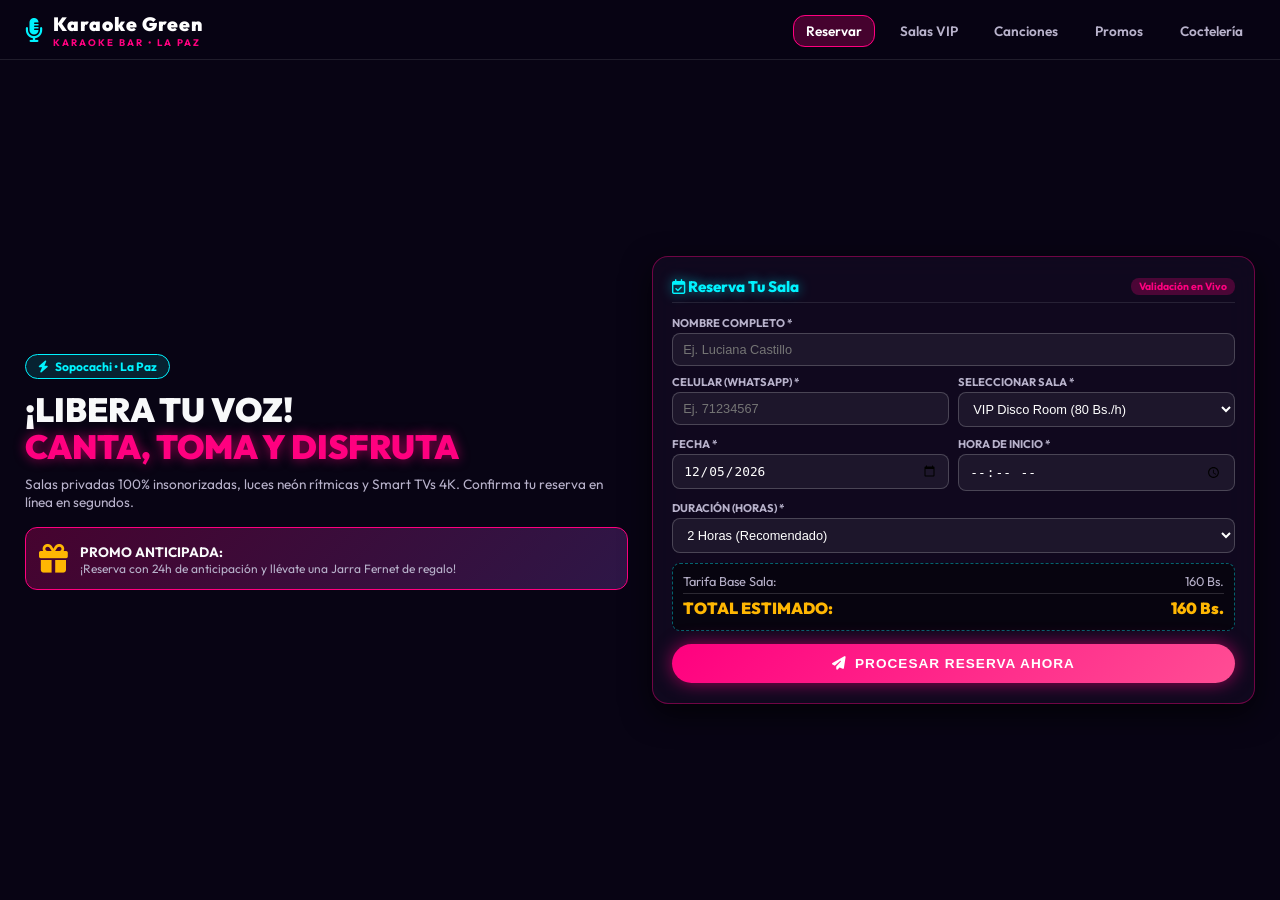
<file: index.html>
<!DOCTYPE html>
<html lang="es">
<head>
  <meta charset="UTF-8">
  <meta name="viewport" content="width=device-width, initial-scale=1.0">
  <title>Karaoke Green - Reserva</title>
  
  <link rel="preconnect" href="https://fonts.googleapis.com">
  <link rel="preconnect" href="https://fonts.gstatic.com" crossorigin>
  <link href="https://fonts.googleapis.com/css2?family=Outfit:wght@400;600;700;800;900&display=swap" rel="stylesheet">
  <link rel="stylesheet" href="https://cdnjs.cloudflare.com/ajax/libs/font-awesome/6.4.0/css/all.min.css">
  
  <!-- Enlace corregido al nombre de tu archivo CSS -->
  <link rel="stylesheet" href="karaoke.css">
</head>
<body>

  <div class="toast-alert" id="toastAlert"></div>

  <!-- Navbar con enlaces Href a otras páginas físicas -->
  <nav class="navbar">
    <a href="index.html" class="brand">
      <i class="fa-solid fa-microphone-lines"></i>
      <div>
        <div class="brand-name"> Karaoke Green</div>
        <div class="brand-tag">KARAOKE BAR • LA PAZ</div>
      </div>
    </a>
    
    <ul class="nav-menu">
      <li><a href="index.html" class="nav-link nav-pill">Reservar</a></li>
      <li><a href="salas.html" class="nav-link">Salas VIP</a></li>
      <li><a href="canciones.html" class="nav-link">Canciones</a></li>
      <li><a href="promos.html" class="nav-link">Promos</a></li>
      <li><a href="cocteles.html" class="nav-link">Coctelería</a></li>
    </ul>
  </nav>

  <div class="app-viewport">
    <div class="view-screen active">
      <div class="hero-grid">
        
        <div class="hero-content">
          <div class="hero-badge"><i class="fa-solid fa-bolt"></i> Sopocachi • La Paz</div>
          <h1 class="hero-title">
            ¡Libera Tu Voz! <br>
            <span class="neon-text-pink">Canta, Toma y Disfruta</span>
          </h1>
          <p class="hero-description">
            Salas privadas 100% insonorizadas, luces neón rítmicas y Smart TVs 4K. Confirma tu reserva en línea en segundos.
          </p>

          <div class="promo-banner-hero">
            <i class="fa-solid fa-gift"></i>
            <div>
              <strong style="font-size: 0.85rem;">PROMO ANTICIPADA:</strong>
              <p style="font-size: 0.75rem; color: var(--text-muted);">¡Reserva con 24h de anticipación y llévate una Jarra Fernet de regalo!</p>
            </div>
          </div>
        </div>

        <div class="glass-panel booking-card">
          <div class="form-header">
            <span class="neon-text-cyan" style="font-weight: 800; font-size: 0.95rem;">
              <i class="fa-regular fa-calendar-check"></i> Reserva Tu Sala
            </span>
            <span class="badge-live">Validación en Vivo</span>
          </div>

          <form id="bookingForm">
            <div class="form-grid">
              <div class="form-group full">
                <label for="inputName">Nombre Completo *</label>
                <input type="text" id="inputName" class="form-control" placeholder="Ej. Luciana Castillo" required>
              </div>

              <div class="form-group">
                <label for="inputPhone">Celular (WhatsApp) *</label>
                <input type="tel" id="inputPhone" class="form-control" placeholder="Ej. 71234567" required>
              </div>

              <div class="form-group">
                <label for="selectRoom">Seleccionar Sala *</label>
                <select id="selectRoom" class="form-control">
                  <option value="80">VIP Disco Room (80 Bs./h)</option>
                  <option value="60">Rock Legends (60 Bs./h)</option>
                  <option value="100">Cyberpop Room (100 Bs./h)</option>
                  <option value="50">Indie Lounge (50 Bs./h)</option>
                </select>
              </div>

              <div class="form-group">
                <label for="inputDate">Fecha *</label>
                <input type="date" id="inputDate" class="form-control" required>
              </div>

              <div class="form-group">
                <label for="inputTime">Hora de Inicio *</label>
                <input type="time" id="inputTime" class="form-control" required>
              </div>

              <div class="form-group full">
                <label for="selectHours">Duración (Horas) *</label>
                <select id="selectHours" class="form-control">
                  <option value="1">1 Hora</option>
                  <option value="2" selected>2 Horas (Recomendado)</option>
                  <option value="3">3 Horas</option>
                </select>
              </div>
            </div>

            <div class="calculator-breakdown">
              <div class="calc-row"><span>Tarifa Base Sala:</span> <span id="calcRoomTotal">160 Bs.</span></div>
              <div class="calc-row total"><span>TOTAL ESTIMADO:</span> <span id="calcGrandTotal">160 Bs.</span></div>
            </div>

            <button type="submit" class="btn-neon" style="width: 100%; margin-top: 4px; padding: 12px;">
              <i class="fa-solid fa-paper-plane"></i> Procesar Reserva Ahora
            </button>
          </form>
        </div>

      </div>
    </div>
  </div>

  <!-- Modal con Temporizador de 10 Segundos -->
  <div class="modal-overlay" id="confirmModal">
    <div class="glass-panel modal-box">
      <h3 class="neon-text-pink"><i class="fa-solid fa-circle-question"></i> ¿Estás seguro?</h3>
      <p style="font-size: 0.8rem; color: var(--text-muted); margin-top: 4px;">
        ¿Deseas confirmar la reserva con los siguientes datos?
      </p>
      
      <div class="timer-display" id="timerDisplay">10s</div>

      <div class="summary-box">
        <p><strong>Cliente:</strong> <span id="summaryName"></span></p>
        <p><strong>WhatsApp:</strong> <span id="summaryPhone"></span></p>
        <p><strong>Fecha/Hora:</strong> <span id="summaryDateTime"></span></p>
        <p style="margin-top:4px;"><strong>Monto Total:</strong> <span id="summaryTotal" style="color:var(--neon-gold); font-weight:800;"></span></p>
      </div>

      <div style="display: flex; gap: 8px;">
        <button class="btn-neon btn-back" style="flex:1;" id="btnCancelModal">Cancelar</button>
        <button class="btn-neon btn-cyan" style="flex:1;" id="btnConfirmModal">Sí, Confirmar</button>
      </div>
    </div>
  </div>
<!-- Asegúrate de tener estas dos líneas al final de cocteles.html -->
  <script src="https://code.jquery.com/jquery-3.7.1.min.js"></script>
  <script src="karaoke.js"></script>
</body>
</html>
</file>
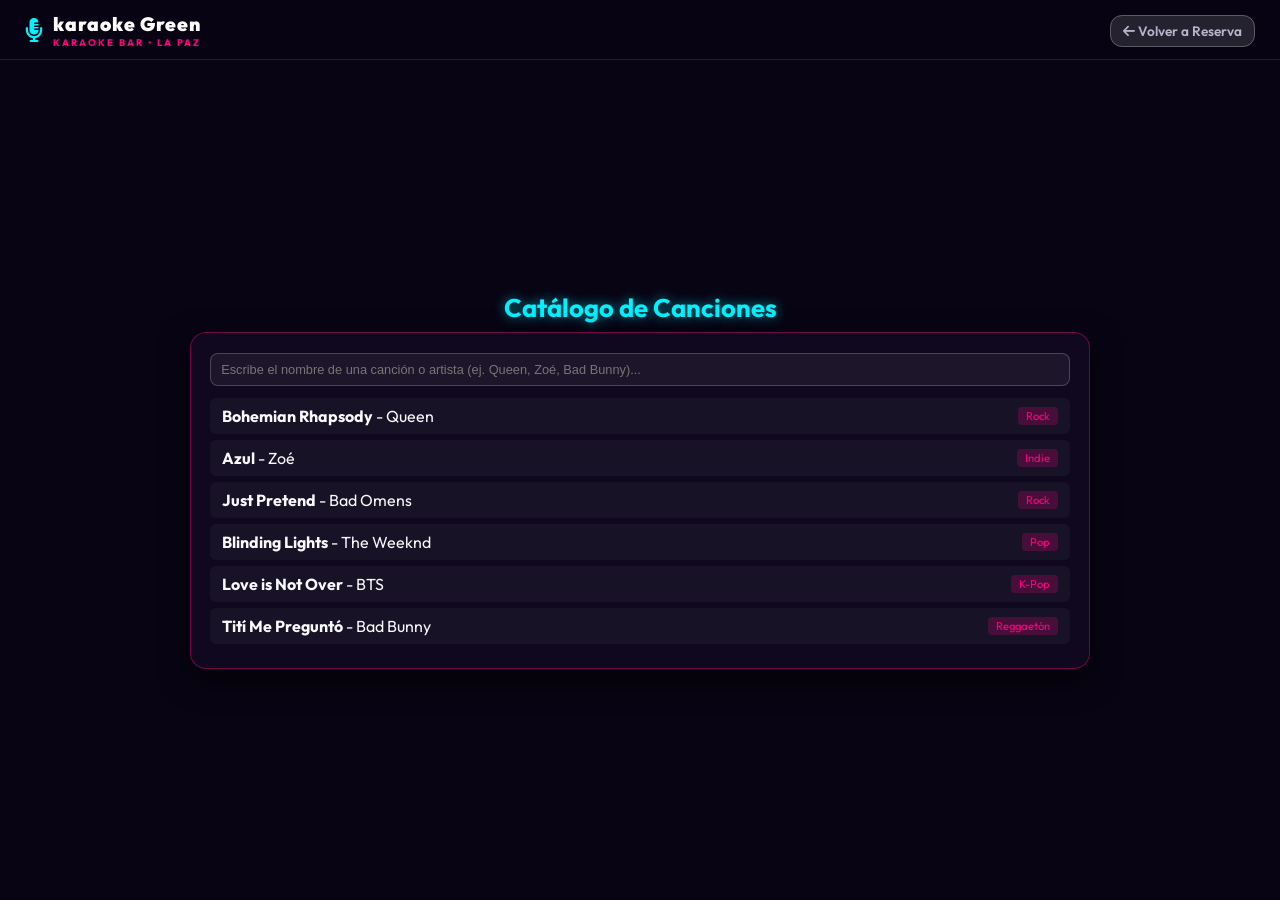
<file: canciones.html>
<!DOCTYPE html>
<html lang="es">
<head>
  <meta charset="UTF-8">
  <meta name="viewport" content="width=device-width, initial-scale=1.0">
  <title>Karaoke Green - Canciones</title>
  <link rel="preconnect" href="https://fonts.googleapis.com">
  <link rel="preconnect" href="https://fonts.gstatic.com" crossorigin>
  <link href="https://fonts.googleapis.com/css2?family=Outfit:wght@400;600;700;800;900&display=swap" rel="stylesheet">
  <link rel="stylesheet" href="https://cdnjs.cloudflare.com/ajax/libs/font-awesome/6.4.0/css/all.min.css">
  <link rel="stylesheet" href="karaoke.css">
</head>
<body>

  <nav class="navbar">
    <a href="index.html" class="brand">
      <i class="fa-solid fa-microphone-lines"></i>
      <div>
        <div class="brand-name">karaoke Green</div>
        <div class="brand-tag">KARAOKE BAR • LA PAZ</div>
      </div>
    </a>
    <ul class="nav-menu">
      <li><a href="index.html" class="nav-link btn-back"><i class="fa-solid fa-arrow-left"></i> Volver a Reserva</a></li>
    </ul>
  </nav>

  <div class="app-viewport">
    <div class="screen-container">
      <h2 class="neon-text-cyan" style="text-align: center; font-size: 1.6rem; margin-bottom: 0.5rem;">Catálogo de Canciones</h2>
      <div class="glass-panel" style="padding: 1.2rem;">
        <input type="text" id="songSearch" class="form-control" placeholder="Escribe el nombre de una canción o artista (ej. Queen, Zoé, Bad Bunny)..." style="margin-bottom: 0.8rem;">
        <div id="songList" class="song-list-box"></div>
      </div>
    </div>
  </div>

  <script src="https://code.jquery.com/jquery-3.7.1.min.js"></script>
  <script src="karaoke.js"></script>
</body>
</html>
</file>
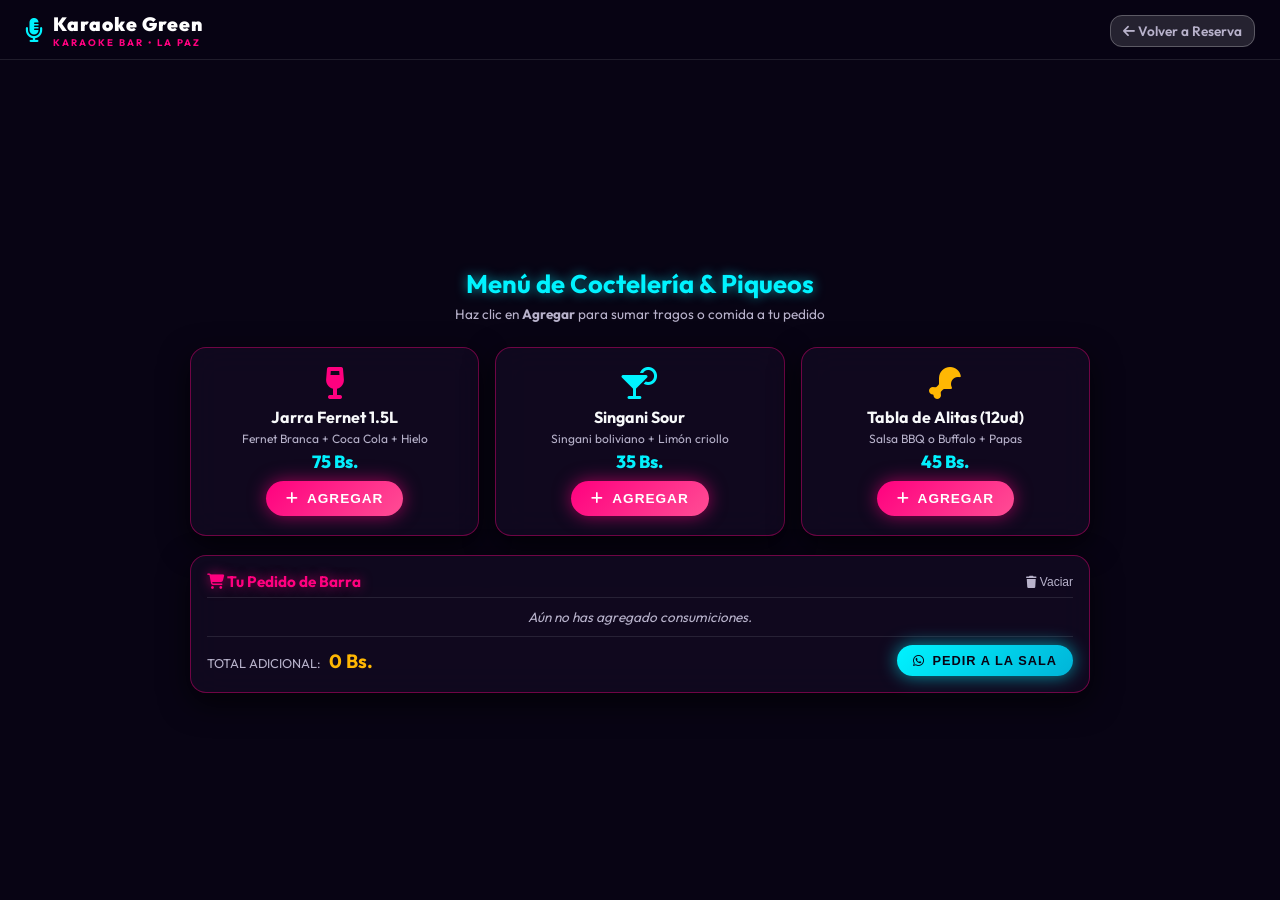
<file: cocteles.html>
<!DOCTYPE html>
<html lang="es">
<head>
  <meta charset="UTF-8">
  <meta name="viewport" content="width=device-width, initial-scale=1.0">
  <title>Karaoke Green - Coctelería & Piqueos</title>
  <link rel="preconnect" href="https://fonts.googleapis.com">
  <link rel="preconnect" href="https://fonts.gstatic.com" crossorigin>
  <link href="https://fonts.googleapis.com/css2?family=Outfit:wght@400;600;700;800;900&display=swap" rel="stylesheet">
  <link rel="stylesheet" href="https://cdnjs.cloudflare.com/ajax/libs/font-awesome/6.4.0/css/all.min.css">
  <link rel="stylesheet" href="karaoke.css">
</head>
<body>

  <!-- Mensaje de notificación Toast -->
  <div class="toast-alert" id="toastAlert"></div>

  <!-- Navbar -->
  <nav class="navbar">
    <a href="index.html" class="brand">
      <i class="fa-solid fa-microphone-lines"></i>
      <div>
        <div class="brand-name">Karaoke Green</div>
        <div class="brand-tag">KARAOKE BAR • LA PAZ</div>
      </div>
    </a>
    <ul class="nav-menu">
      <li><a href="index.html" class="nav-link btn-back"><i class="fa-solid fa-arrow-left"></i> Volver a Reserva</a></li>
    </ul>
  </nav>

  <div class="app-viewport">
    <div class="screen-container">
      <h2 class="neon-text-cyan" style="text-align: center; font-size: 1.6rem; margin-bottom: 0.3rem;">Menú de Coctelería & Piqueos</h2>
      <p style="text-align: center; color: var(--text-muted); font-size: 0.85rem; margin-bottom: 1rem;">Haz clic en <strong>Agregar</strong> para sumar tragos o comida a tu pedido</p>

      <div class="grid-cards">
        
        <!-- Producto 1 -->
        <div class="glass-panel card-item">
          <i class="fa-solid fa-wine-glass" style="font-size: 2rem; color: var(--neon-pink); margin-bottom: 8px;"></i>
          <h4 style="font-size: 1rem;">Jarra Fernet 1.5L</h4>
          <p style="font-size: 0.75rem; color: var(--text-muted); margin: 4px 0;">Fernet Branca + Coca Cola + Hielo</p>
          <span style="color:var(--neon-cyan); font-weight:800; font-size: 1.1rem; display: block; margin-bottom: 8px;">75 Bs.</span>
          <button class="btn-neon btn-add-item" data-id="1" data-name="Jarra Fernet 1.5L" data-price="75">
            <i class="fa-solid fa-plus"></i> Agregar
          </button>
        </div>

        <!-- Producto 2 -->
        <div class="glass-panel card-item">
          <i class="fa-solid fa-martini-glass-citrus" style="font-size: 2rem; color: var(--neon-cyan); margin-bottom: 8px;"></i>
          <h4 style="font-size: 1rem;">Singani Sour</h4>
          <p style="font-size: 0.75rem; color: var(--text-muted); margin: 4px 0;">Singani boliviano + Limón criollo</p>
          <span style="color:var(--neon-cyan); font-weight:800; font-size: 1.1rem; display: block; margin-bottom: 8px;">35 Bs.</span>
          <button class="btn-neon btn-add-item" data-id="2" data-name="Singani Sour" data-price="35">
            <i class="fa-solid fa-plus"></i> Agregar
          </button>
        </div>

        <!-- Producto 3 -->
        <div class="glass-panel card-item">
          <i class="fa-solid fa-drumstick-bite" style="font-size: 2rem; color: var(--neon-gold); margin-bottom: 8px;"></i>
          <h4 style="font-size: 1rem;">Tabla de Alitas (12ud)</h4>
          <p style="font-size: 0.75rem; color: var(--text-muted); margin: 4px 0;">Salsa BBQ o Buffalo + Papas</p>
          <span style="color:var(--neon-cyan); font-weight:800; font-size: 1.1rem; display: block; margin-bottom: 8px;">45 Bs.</span>
          <button class="btn-neon btn-add-item" data-id="3" data-name="Tabla de Alitas" data-price="45">
            <i class="fa-solid fa-plus"></i> Agregar
          </button>
        </div>

      </div>

      <!-- Resumen del Carrito de Pedido -->
      <div class="glass-panel" style="margin-top: 1.2rem; padding: 1rem;">
        <div style="display: flex; justify-content: space-between; align-items: center; border-bottom: 1px solid rgba(255,255,255,0.1); padding-bottom: 6px;">
          <h4 class="neon-text-pink" style="font-size: 0.95rem;"><i class="fa-solid fa-cart-shopping"></i> Tu Pedido de Barra</h4>
          <button id="btnClearCart" style="background:none; border:none; color:var(--text-muted); font-size:0.75rem; cursor:pointer;"><i class="fa-solid fa-trash"></i> Vaciar</button>
        </div>

        <div id="cartItemsList" style="margin: 10px 0; max-height: 120px; overflow-y: auto; font-size: 0.85rem; color: var(--text-muted);">
          <p style="text-align: center; font-style: italic; color: var(--text-muted);">Aún no has agregado consumiciones.</p>
        </div>

        <div style="display: flex; justify-content: space-between; align-items: center; border-top: 1px solid rgba(255,255,255,0.1); padding-top: 8px;">
          <div>
            <span style="font-size: 0.8rem; color: var(--text-muted);">TOTAL ADICIONAL:</span>
            <strong id="cartTotal" style="color: var(--neon-gold); font-size: 1.2rem; margin-left: 6px;">0 Bs.</strong>
          </div>
          <button class="btn-neon btn-cyan" id="btnSendOrder" style="padding: 8px 16px; font-size: 0.8rem;">
            <i class="fa-brands fa-whatsapp"></i> Pedir a la Sala
          </button>
        </div>
      </div>

    </div>
  </div>
<!-- Asegúrate de tener estas dos líneas al final de cocteles.html -->
  <script src="https://code.jquery.com/jquery-3.7.1.min.js"></script>
  <script src="karaoke.js"></script>
</body>
</html>
</file>
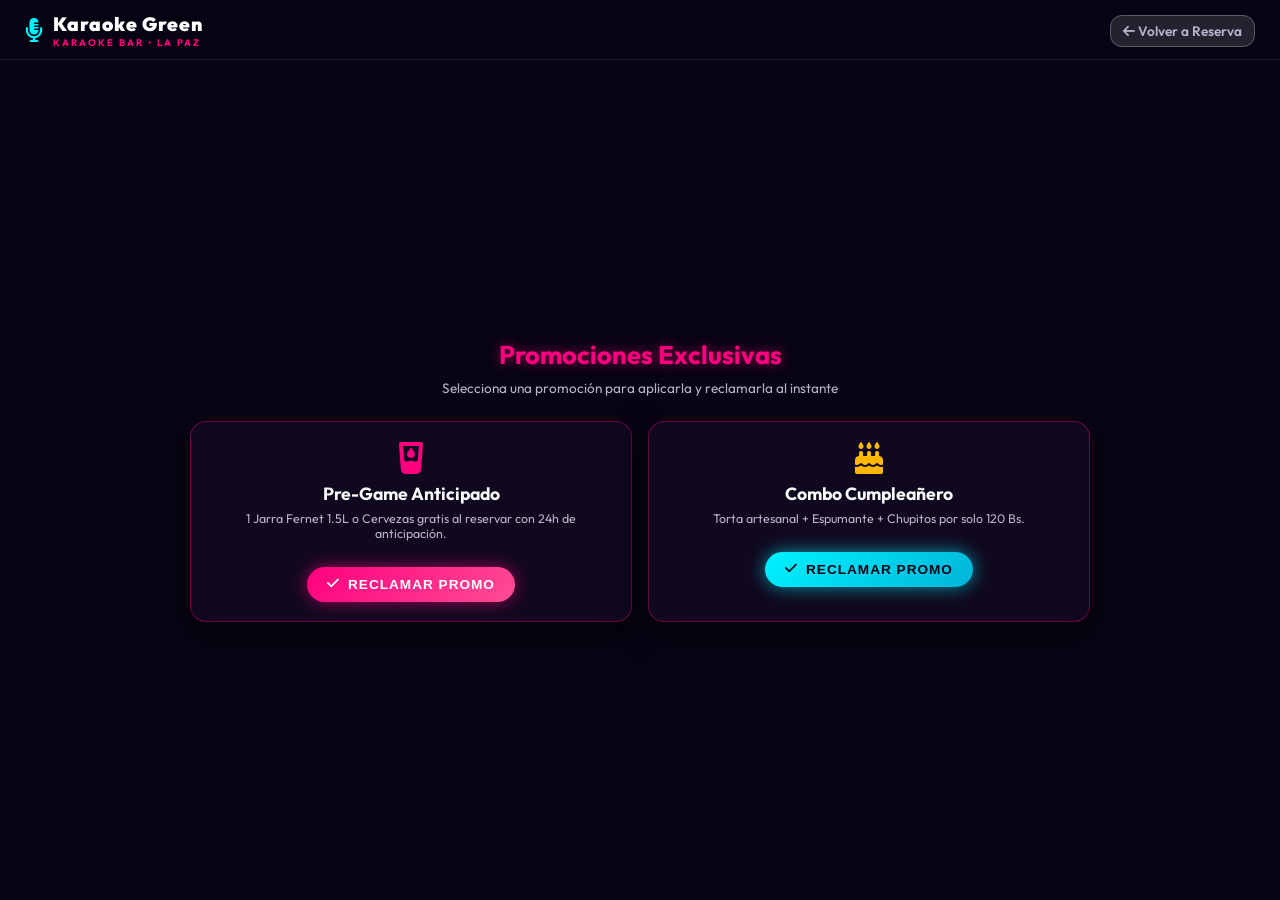
<file: promos.html>
<!DOCTYPE html>
<html lang="es">
<head>
  <meta charset="UTF-8">
  <meta name="viewport" content="width=device-width, initial-scale=1.0">
  <title>Karaoke Green - Promociones Exclusivas</title>
  <link rel="preconnect" href="https://fonts.googleapis.com">
  <link rel="preconnect" href="https://fonts.gstatic.com" crossorigin>
  <link href="https://fonts.googleapis.com/css2?family=Outfit:wght@400;600;700;800;900&display=swap" rel="stylesheet">
  <link rel="stylesheet" href="https://cdnjs.cloudflare.com/ajax/libs/font-awesome/6.4.0/css/all.min.css">
  <link rel="stylesheet" href="karaoke.css">
</head>
<body>

  <!-- Mensaje de Notificación Flotante -->
  <div class="toast-alert" id="toastAlert"></div>

  <!-- Navbar -->
  <nav class="navbar">
    <a href="index.html" class="brand">
      <i class="fa-solid fa-microphone-lines"></i>
      <div>
        <div class="brand-name">Karaoke Green</div>
        <div class="brand-tag">KARAOKE BAR • LA PAZ</div>
      </div>
    </a>
    <ul class="nav-menu">
      <li><a href="index.html" class="nav-link btn-back"><i class="fa-solid fa-arrow-left"></i> Volver a Reserva</a></li>
    </ul>
  </nav>

  <div class="app-viewport">
    <div class="screen-container">
      <h2 class="neon-text-pink" style="text-align: center; font-size: 1.6rem; margin-bottom: 0.5rem;">Promociones Exclusivas</h2>
      <p style="text-align: center; color: var(--text-muted); font-size: 0.85rem; margin-bottom: 1rem;">Selecciona una promoción para aplicarla y reclamarla al instante</p>

      <div class="grid-cards">
        
        <!-- Promo 1 -->
        <div class="glass-panel card-item">
          <i class="fa-solid fa-glass-water-droplet" style="font-size: 2rem; color: var(--neon-pink); margin-bottom: 8px;"></i>
          <h4 style="font-size: 1.1rem;">Pre-Game Anticipado</h4>
          <p style="font-size: 0.78rem; color: var(--text-muted); margin: 6px 0;">1 Jarra Fernet 1.5L o Cervezas gratis al reservar con 24h de anticipación.</p>
          <br>
          <button class="btn-neon btn-claim-promo" data-promo="Pre-Game Anticipado (Jarra Fernet gratis)">
            <i class="fa-solid fa-check"></i> Reclamar Promo
          </button>
        </div>

        <!-- Promo 2 -->
        <div class="glass-panel card-item">
          <i class="fa-solid fa-cake-candles" style="font-size: 2rem; color: var(--neon-gold); margin-bottom: 8px;"></i>
          <h4 style="font-size: 1.1rem;">Combo Cumpleañero</h4>
          <p style="font-size: 0.78rem; color: var(--text-muted); margin: 6px 0;">Torta artesanal + Espumante + Chupitos por solo 120 Bs.</p>
          <br>
          <button class="btn-neon btn-cyan btn-claim-promo" data-promo="Combo Cumpleañero (120 Bs.)">
            <i class="fa-solid fa-check"></i> Reclamar Promo
          </button>
        </div>

      </div>
    </div>
  </div>

  <!-- jQuery y Script Principal -->
  <script src="https://code.jquery.com/jquery-3.7.1.min.js"></script>
  <script src="karaoke.js"></script>
</body>
</html>
</file>
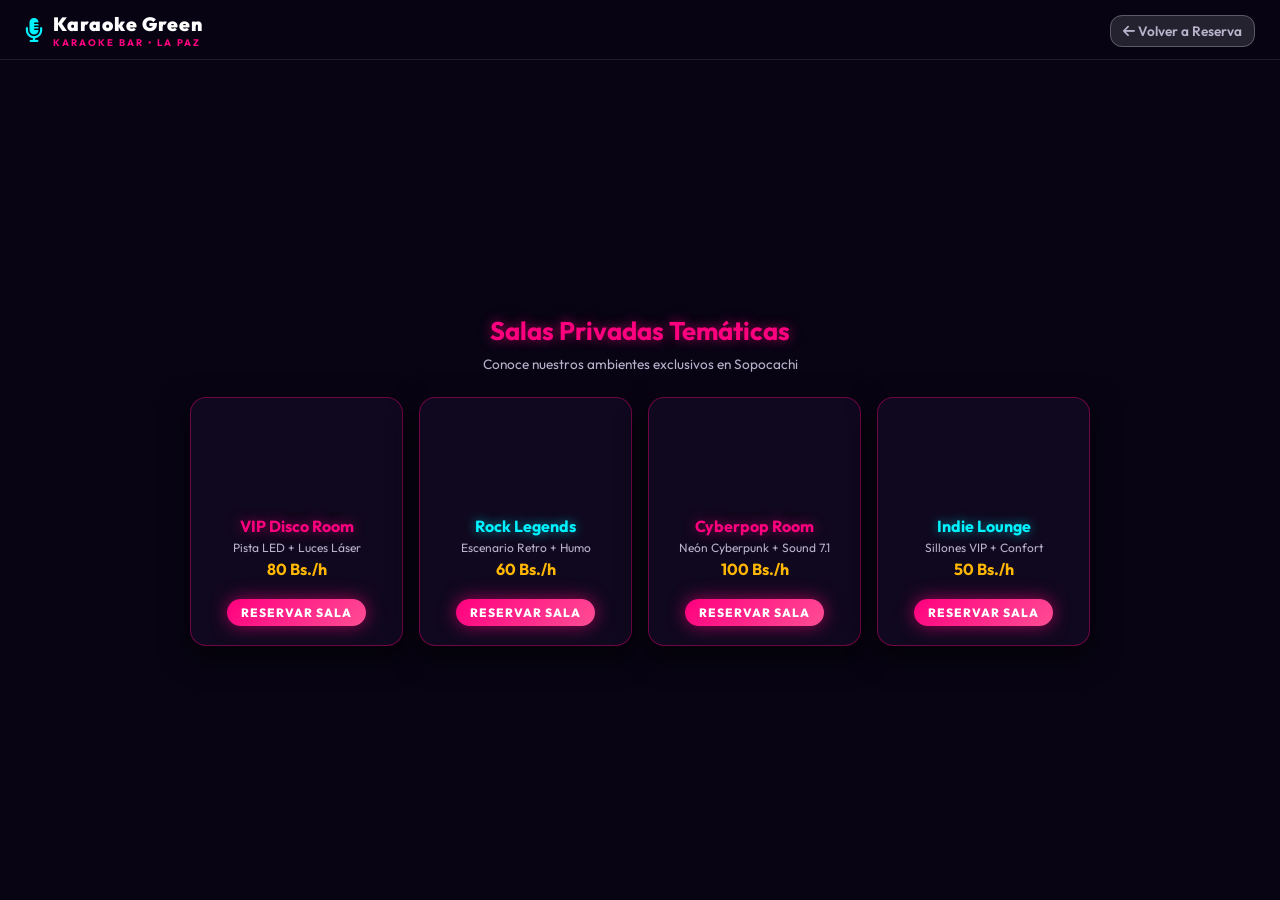
<file: salas.html>
<!DOCTYPE html>
<html lang="es">
<head>
  <meta charset="UTF-8">
  <meta name="viewport" content="width=device-width, initial-scale=1.0">
  <title>Karaoke Green - Salas VIP</title>
  <link rel="preconnect" href="https://fonts.googleapis.com">
  <link rel="preconnect" href="https://fonts.gstatic.com" crossorigin>
  <link href="https://fonts.googleapis.com/css2?family=Outfit:wght@400;600;700;800;900&display=swap" rel="stylesheet">
  <link rel="stylesheet" href="https://cdnjs.cloudflare.com/ajax/libs/font-awesome/6.4.0/css/all.min.css">
  <link rel="stylesheet" href="karaoke.css">
</head>
<body>

  <nav class="navbar">
    <a href="karaoke.html" class="brand">
      <i class="fa-solid fa-microphone-lines"></i>
      <div>
        <div class="brand-name">Karaoke Green</div>
        <div class="brand-tag">KARAOKE BAR • LA PAZ</div>
      </div>
    </a>
    <ul class="nav-menu">
      <li><a href="karaoke.html" class="nav-link btn-back"><i class="fa-solid fa-arrow-left"></i> Volver a Reserva</a></li>
    </ul>
  </nav>

  <div class="app-viewport">
    <div class="screen-container">
      <h2 class="neon-text-pink" style="text-align: center; font-size: 1.6rem; margin-bottom: 0.5rem;">Salas Privadas Temáticas</h2>
      <p style="text-align: center; color: var(--text-muted); font-size: 0.85rem; margin-bottom: 1rem;">Conoce nuestros ambientes exclusivos en Sopocachi</p>

      <div class="grid-cards">
        <div class="glass-panel card-item">
          <div class="card-img" style="background-image: url('https://images.unsplash.com/photo-1514525253161-7a46d19cd819?auto=format&fit=crop&w=400&q=80');"></div>
          <h3 class="neon-text-pink" style="font-size:1rem;">VIP Disco Room</h3>
          <p style="font-size: 0.75rem; margin: 4px 0; color: var(--text-muted);">Pista LED + Luces Láser</p>
          <strong style="color:var(--neon-gold)">80 Bs./h</strong><br><br>
          <a href="karaoke.html" class="btn-neon" style="padding: 6px 14px; font-size: 0.75rem;">Reservar Sala</a>
        </div>

        <div class="glass-panel card-item">
          <div class="card-img" style="background-image: url('https://images.unsplash.com/photo-1470225620780-dba8ba36b745?auto=format&fit=crop&w=400&q=80');"></div>
          <h3 class="neon-text-cyan" style="font-size:1rem;">Rock Legends</h3>
          <p style="font-size: 0.75rem; margin: 4px 0; color: var(--text-muted);">Escenario Retro + Humo</p>
          <strong style="color:var(--neon-gold)">60 Bs./h</strong><br><br>
          <a href="karaoke.html" class="btn-neon" style="padding: 6px 14px; font-size: 0.75rem;">Reservar Sala</a>
        </div>

        <div class="glass-panel card-item">
          <div class="card-img" style="background-image: url('https://images.unsplash.com/photo-1508700115892-45ecd05ae2ad?auto=format&fit=crop&w=400&q=80');"></div>
          <h3 class="neon-text-pink" style="font-size:1rem;">Cyberpop Room</h3>
          <p style="font-size: 0.75rem; margin: 4px 0; color: var(--text-muted);">Neón Cyberpunk + Sound 7.1</p>
          <strong style="color:var(--neon-gold)">100 Bs./h</strong><br><br>
          <a href="karaoke.html" class="btn-neon" style="padding: 6px 14px; font-size: 0.75rem;">Reservar Sala</a>
        </div>

        <div class="glass-panel card-item">
          <div class="card-img" style="background-image: url('https://images.unsplash.com/photo-1511671782779-c97d3d27a1d4?auto=format&fit=crop&w=400&q=80');"></div>
          <h3 class="neon-text-cyan" style="font-size:1rem;">Indie Lounge</h3>
          <p style="font-size: 0.75rem; margin: 4px 0; color: var(--text-muted);">Sillones VIP + Confort</p>
          <strong style="color:var(--neon-gold)">50 Bs./h</strong><br><br>
          <a href="karaoke.html" class="btn-neon" style="padding: 6px 14px; font-size: 0.75rem;">Reservar Sala</a>
        </div>
      </div>
    </div>
  </div>

</body>
</html>
</file>
<file: karaoke.css>
:root {
  --bg-dark: #080414;
  --card-bg: rgba(18, 10, 32, 0.88);
  --card-border: rgba(255, 0, 127, 0.4);
  --glass-blur: blur(16px);
  --neon-pink: #ff007f;
  --neon-pink-glow: rgba(255, 0, 127, 0.6);
  --neon-cyan: #00f3ff;
  --neon-cyan-glow: rgba(0, 243, 255, 0.6);
  --neon-gold: #ffb703;
  --text-main: #f8f9fa;
  --text-muted: #b8b2cb;
  --font-main: 'Outfit', sans-serif;
}

* {
  box-sizing: border-box;
  margin: 0;
  padding: 0;
}

html, body {
  width: 100%;
  height: 100vh;
  overflow: hidden;
  background-color: var(--bg-dark);
  background-image: 
    linear-gradient(rgba(8, 4, 20, 0.8), rgba(8, 4, 20, 0.9)),
    url('https://images.unsplash.com/photo-1514525253161-7a46d19cd819?auto=format&fit=crop&w=1920&q=80');
  background-size: cover;
  background-position: center;
  color: var(--text-main);
  font-family: var(--font-main);
}

.glass-panel {
  background: var(--card-bg);
  backdrop-filter: var(--glass-blur);
  -webkit-backdrop-filter: var(--glass-blur);
  border: 1px solid var(--card-border);
  border-radius: 16px;
  box-shadow: 0 10px 30px rgba(0, 0, 0, 0.7);
}

.neon-text-pink { color: var(--neon-pink); text-shadow: 0 0 12px var(--neon-pink-glow); }
.neon-text-cyan { color: var(--neon-cyan); text-shadow: 0 0 12px var(--neon-cyan-glow); }

.btn-neon {
  display: inline-flex;
  align-items: center;
  justify-content: center;
  gap: 8px;
  padding: 10px 20px;
  background: linear-gradient(135deg, var(--neon-pink), #ff4d94);
  color: #fff;
  font-weight: 800;
  font-size: 0.85rem;
  border-radius: 25px;
  border: none;
  cursor: pointer;
  text-transform: uppercase;
  letter-spacing: 1px;
  box-shadow: 0 0 18px var(--neon-pink-glow);
  transition: all 0.2s ease;
  text-decoration: none;
}

.btn-neon:hover {
  transform: scale(1.02);
  box-shadow: 0 0 25px rgba(255, 0, 127, 0.9);
}

.btn-cyan {
  background: linear-gradient(135deg, var(--neon-cyan), #00b4d8);
  color: #080414;
  box-shadow: 0 0 18px var(--neon-cyan-glow);
}

.btn-back {
  background: rgba(255, 255, 255, 0.12);
  border: 1px solid rgba(255, 255, 255, 0.25);
  color: #fff;
}

/* NAVBAR FIXO */
.navbar {
  height: 60px;
  background: rgba(8, 4, 20, 0.95);
  border-bottom: 1px solid rgba(255, 255, 255, 0.1);
  padding: 0 25px;
  display: flex;
  justify-content: space-between;
  align-items: center;
}

.brand {
  display: flex;
  align-items: center;
  gap: 10px;
  text-decoration: none;
  cursor: pointer;
}

.brand i { font-size: 1.5rem; color: var(--neon-cyan); }
.brand-name { font-size: 1.2rem; font-weight: 900; letter-spacing: 1px; color: #fff; }
.brand-tag { font-size: 0.6rem; letter-spacing: 2px; color: var(--neon-pink); font-weight: 700; text-transform: uppercase; }

.nav-menu {
  display: flex;
  gap: 0.8rem;
  list-style: none;
  align-items: center;
}

.nav-link {
  color: var(--text-muted);
  text-decoration: none;
  font-weight: 600;
  font-size: 0.85rem;
  transition: 0.2s;
  cursor: pointer;
  padding: 6px 12px;
  border-radius: 12px;
}

.nav-link:hover {
  color: var(--neon-cyan);
  background: rgba(0,243,255,0.1);
}

.nav-pill {
  background: rgba(255, 0, 127, 0.25);
  border: 1px solid var(--neon-pink);
  color: #fff !important;
}

/* VIEWPORT Y PANTALLAS COMPACTAS */
.app-viewport {
  height: calc(100vh - 60px);
  width: 100%;
  position: relative;
}

.view-screen {
  position: absolute;
  top: 0; left: 0; width: 100%; height: 100%;
  padding: 1rem 25px;
}

/* LAYOUT HERO & FORMULARIO */
.hero-grid {
  display: grid;
  grid-template-columns: 1fr 1fr;
  gap: 1.5rem;
  height: 100%;
  align-items: center;
}

.hero-badge {
  display: inline-flex; align-items: center; gap: 6px; background: rgba(0, 243, 255, 0.12);
  border: 1px solid var(--neon-cyan); padding: 4px 12px; border-radius: 20px;
  font-size: 0.75rem; font-weight: 700; color: var(--neon-cyan); margin-bottom: 0.8rem;
}

.hero-title { font-size: 2.1rem; font-weight: 900; line-height: 1.1; margin-bottom: 0.6rem; text-transform: uppercase; }
.hero-description { font-size: 0.85rem; color: var(--text-muted); margin-bottom: 1rem; }

.promo-banner-hero {
  background: linear-gradient(135deg, rgba(255, 0, 127, 0.25), rgba(157, 78, 221, 0.25));
  border: 1px solid var(--neon-pink); border-radius: 12px; padding: 0.8rem;
  display: flex; align-items: center; gap: 12px; margin-bottom: 1rem;
}
.promo-banner-hero i { font-size: 1.8rem; color: var(--neon-gold); }

/* TARJETA DE FORMULARIO COMPACTA CON SCROLLBAR */
.booking-card {
  padding: 1.2rem;
  max-height: calc(100vh - 90px);
  overflow-y: auto;
}

.booking-card::-webkit-scrollbar { width: 6px; }
.booking-card::-webkit-scrollbar-thumb { background: var(--neon-pink); border-radius: 4px; }

.form-header { display: flex; justify-content: space-between; align-items: center; margin-bottom: 0.8rem; padding-bottom: 0.4rem; border-bottom: 1px solid rgba(255,255,255,0.1); }
.badge-live { font-size: 0.65rem; background: rgba(255,0,127,0.25); color: var(--neon-pink); padding: 2px 8px; border-radius: 8px; font-weight: 700; }

.form-grid { display: grid; grid-template-columns: 1fr 1fr; gap: 0.6rem; }
.form-group.full { grid-column: span 2; }
.form-group label { display: block; font-size: 0.7rem; font-weight: 700; color: var(--text-muted); margin-bottom: 3px; text-transform: uppercase; }

.form-control {
  width: 100%; padding: 8px 10px; background: rgba(255,255,255,0.06);
  border: 1px solid rgba(255,255,255,0.2); border-radius: 8px; color: #fff; outline: none; font-size: 0.8rem;
}
.form-control:focus { border-color: var(--neon-cyan); box-shadow: 0 0 8px rgba(0,243,255,0.3); }

.calculator-breakdown {
  background: rgba(0, 0, 0, 0.5); border-radius: 8px; padding: 0.6rem; margin: 0.6rem 0;
  border: 1px dashed rgba(0, 243, 255, 0.4); font-size: 0.8rem;
}
.calc-row { display: flex; justify-content: space-between; margin-bottom: 2px; color: var(--text-muted); }
.calc-row.total { font-size: 1rem; font-weight: 900; color: var(--neon-gold); border-top: 1px solid rgba(255,255,255,0.15); padding-top: 4px; margin-top: 4px; }

/* SECCIONES Y TARJETAS */
.screen-container { max-width: 900px; margin: 0 auto; height: 100%; display: flex; flex-direction: column; justify-content: center; }
.grid-cards { display: grid; grid-template-columns: repeat(auto-fit, minmax(190px, 1fr)); gap: 1rem; margin-top: 0.5rem; }
.card-item { padding: 1.2rem; text-align: center; }
.card-img { height: 90px; background-size: cover; background-position: center; border-radius: 8px; margin-bottom: 8px; }

.song-list-box { display: flex; flex-direction: column; gap: 6px; max-height: 250px; overflow-y: auto; }
.promo-icon { font-size: 2rem; color: var(--neon-pink); }
.promo-icon-gold { font-size: 2rem; color: var(--neon-gold); }

/* MODAL Y TEMPORIZADOR DE 10 SEC */
.modal-overlay {
  position: fixed; top: 0; left: 0; width: 100%; height: 100%;
  background: rgba(0,0,0,0.85); backdrop-filter: blur(10px);
  display: none; justify-content: center; align-items: center; z-index: 1000;
}
.modal-box { width: 90%; max-width: 380px; padding: 1.5rem; text-align: center; }

.timer-display {
  font-size: 2rem;
  font-weight: 900;
  color: var(--neon-gold);
  margin: 10px 0;
  text-shadow: 0 0 10px rgba(255, 183, 3, 0.5);
}

.summary-box {
  background: rgba(0,0,0,0.5);
  padding: 10px;
  border-radius: 8px;
  text-align: left;
  font-size: 0.8rem;
  margin-bottom: 1rem;
}

.toast-alert {
  position: fixed; top: 70px; right: 20px; background: var(--neon-cyan); color: #080414;
  padding: 10px 20px; border-radius: 10px; font-weight: 800; display: none; z-index: 1100;
  box-shadow: 0 0 20px var(--neon-cyan-glow); font-size: 0.85rem;
}

@media (max-width: 800px) {
  .hero-grid { grid-template-columns: 1fr; overflow-y: auto; }
  html, body { overflow: auto; height: auto; }
}
</file>
